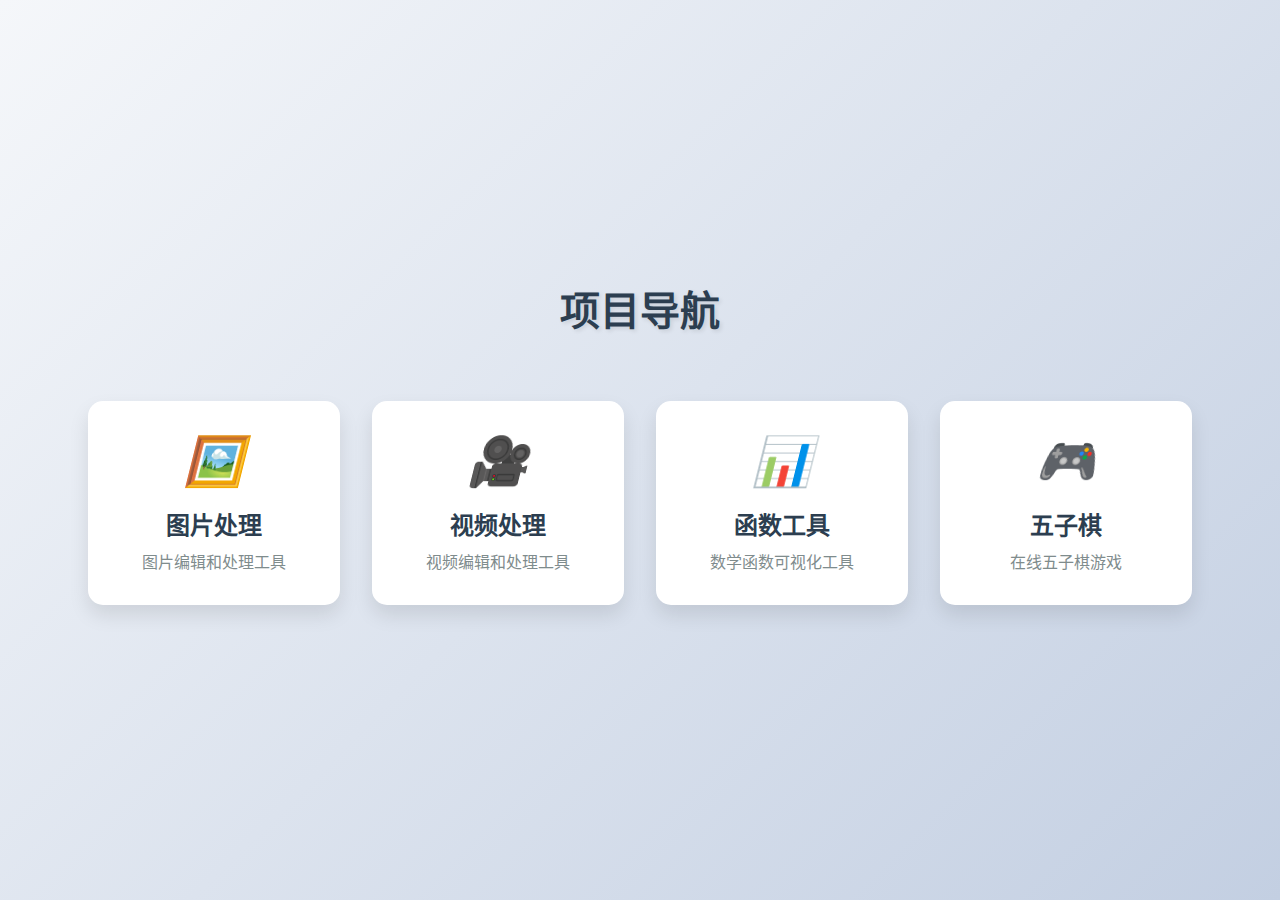
<file: index.html>
<!DOCTYPE html>
<html lang="zh-CN">
<head>
    <meta charset="UTF-8">
    <meta name="viewport" content="width=device-width, initial-scale=1.0">
    <title>项目导航</title>
    <link rel="stylesheet" href="styles.css">
</head>
<body>
    <div class="container">
        <h1>项目导航</h1>
        <div class="card-container">
            <a href="图片/index.html" class="card">
                <div class="card-content">
                    <i class="card-icon">🖼️</i>
                    <h2>图片处理</h2>
                    <p>图片编辑和处理工具</p>
                </div>
            </a>
            <a href="视频处理111/index.html" class="card">
                <div class="card-content">
                    <i class="card-icon">🎥</i>
                    <h2>视频处理</h2>
                    <p>视频编辑和处理工具</p>
                </div>
            </a>
            <a href="函数 11/index.html" class="card">
                <div class="card-content">
                    <i class="card-icon">📊</i>
                    <h2>函数工具</h2>
                    <p>数学函数可视化工具</p>
                </div>
            </a>
            <a href="五子棋/index.html" class="card">
                <div class="card-content">
                    <i class="card-icon">🎮</i>
                    <h2>五子棋</h2>
                    <p>在线五子棋游戏</p>
                </div>
            </a>
        </div>
    </div>
</body>
</html>
</file>
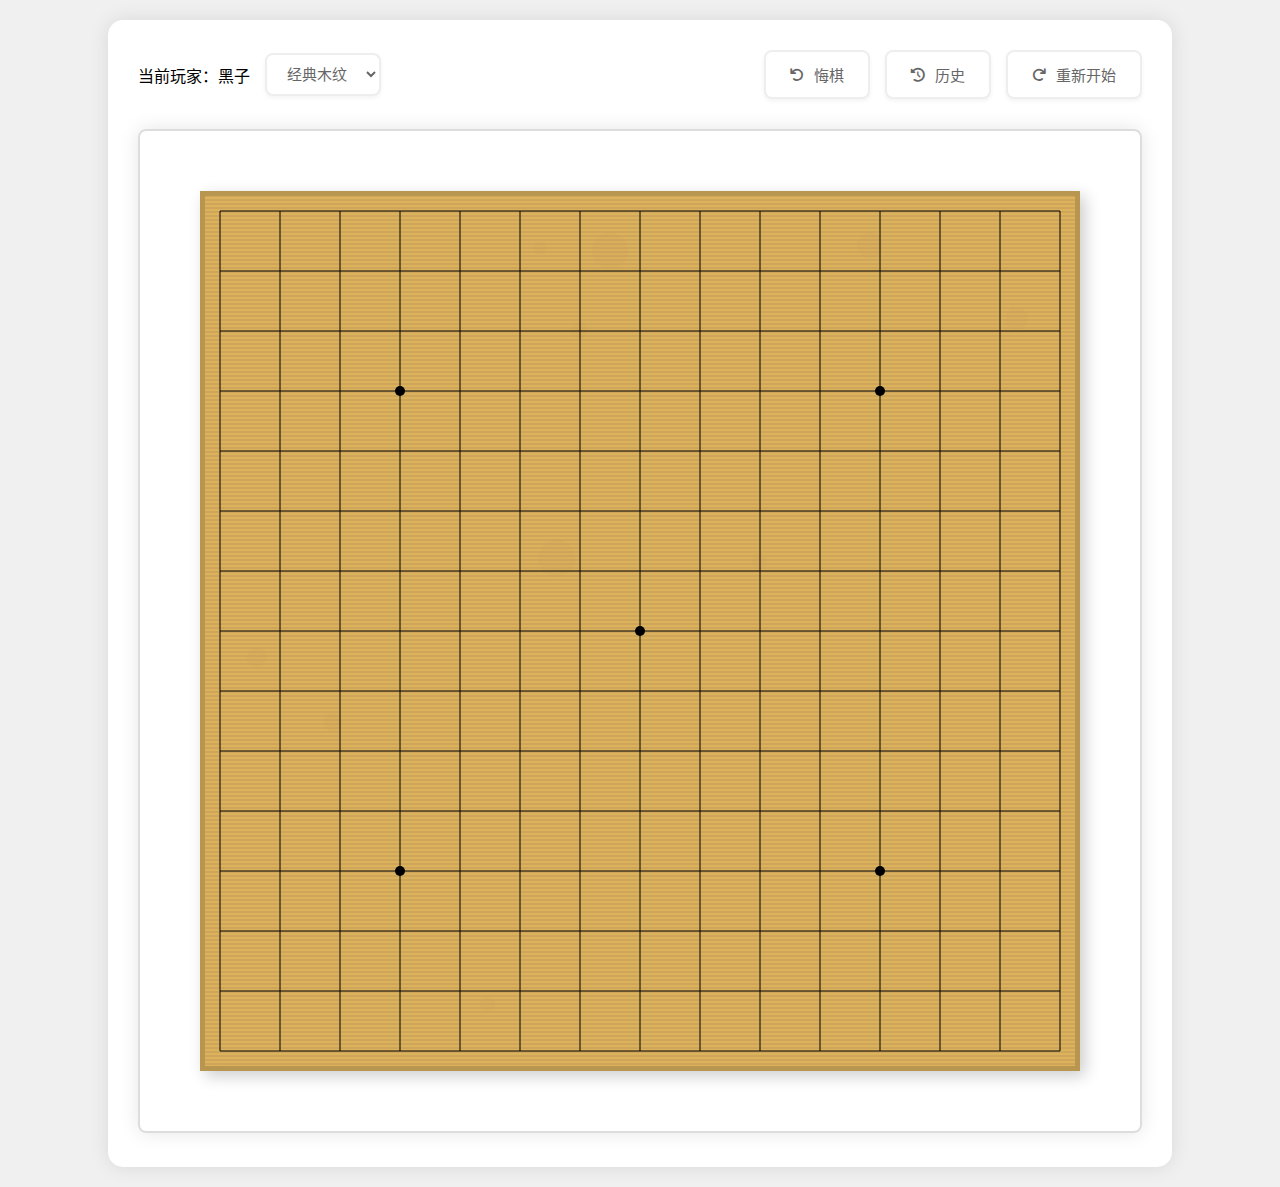
<file: 五子棋/index.html>
<!DOCTYPE html>
<html lang="zh-CN">
<head>
    <meta charset="UTF-8">
    <meta name="viewport" content="width=device-width, initial-scale=1.0">
    <title>五子棋</title>
    <link rel="stylesheet" href="styles.css">
    <link rel="stylesheet" href="https://cdnjs.cloudflare.com/ajax/libs/font-awesome/6.0.0/css/all.min.css">
</head>
<body>
    <div class="game-container">
        <div class="game-info">
            <div class="left-controls">
                <div id="currentPlayer">当前玩家：黑子</div>
                <select id="skinSelect">
                    <option value="classic">经典木纹</option>
                    <option value="jade">青玉质地</option>
                    <option value="simple">简约白色</option>
                    <option value="retro">复古风格</option>
                    <option value="marble">大理石纹</option>
                    <option value="bamboo">翠竹青色</option>
                    <option value="sakura">樱花粉色</option>
                </select>
            </div>
            <div class="right-controls">
                <button id="undoBtn"><i class="fas fa-undo"></i> 悔棋</button>
                <button id="historyBtn"><i class="fas fa-history"></i> 历史</button>
                <button id="restartBtn"><i class="fas fa-redo"></i> 重新开始</button>
            </div>
        </div>
        <canvas id="gameBoard" width="1000" height="1000"></canvas>
    </div>

    <!-- 历史棋局弹窗 -->
    <div id="historyModal" class="modal">
        <div class="modal-content">
            <div class="modal-header">
                <h2>历史棋局</h2>
                <button class="close-btn" id="closeModal">&times;</button>
            </div>
            <div class="history-grid" id="historyList"></div>
        </div>
    </div>

    <!-- 获胜弹窗 -->
    <div id="winModal" class="modal">
        <div class="modal-content win-modal">
            <div class="win-message">
                <div class="win-icon"></div>
                <h2 id="winText">黑子获胜！</h2>
                <p class="win-subtitle">对局已自动保存</p>
                <div class="win-buttons">
                    <button id="newGameBtn"><i class="fas fa-play"></i> 开始新局</button>
                </div>
            </div>
        </div>
    </div>
    <script src="game.js"></script>
</body>
</html>
</file>
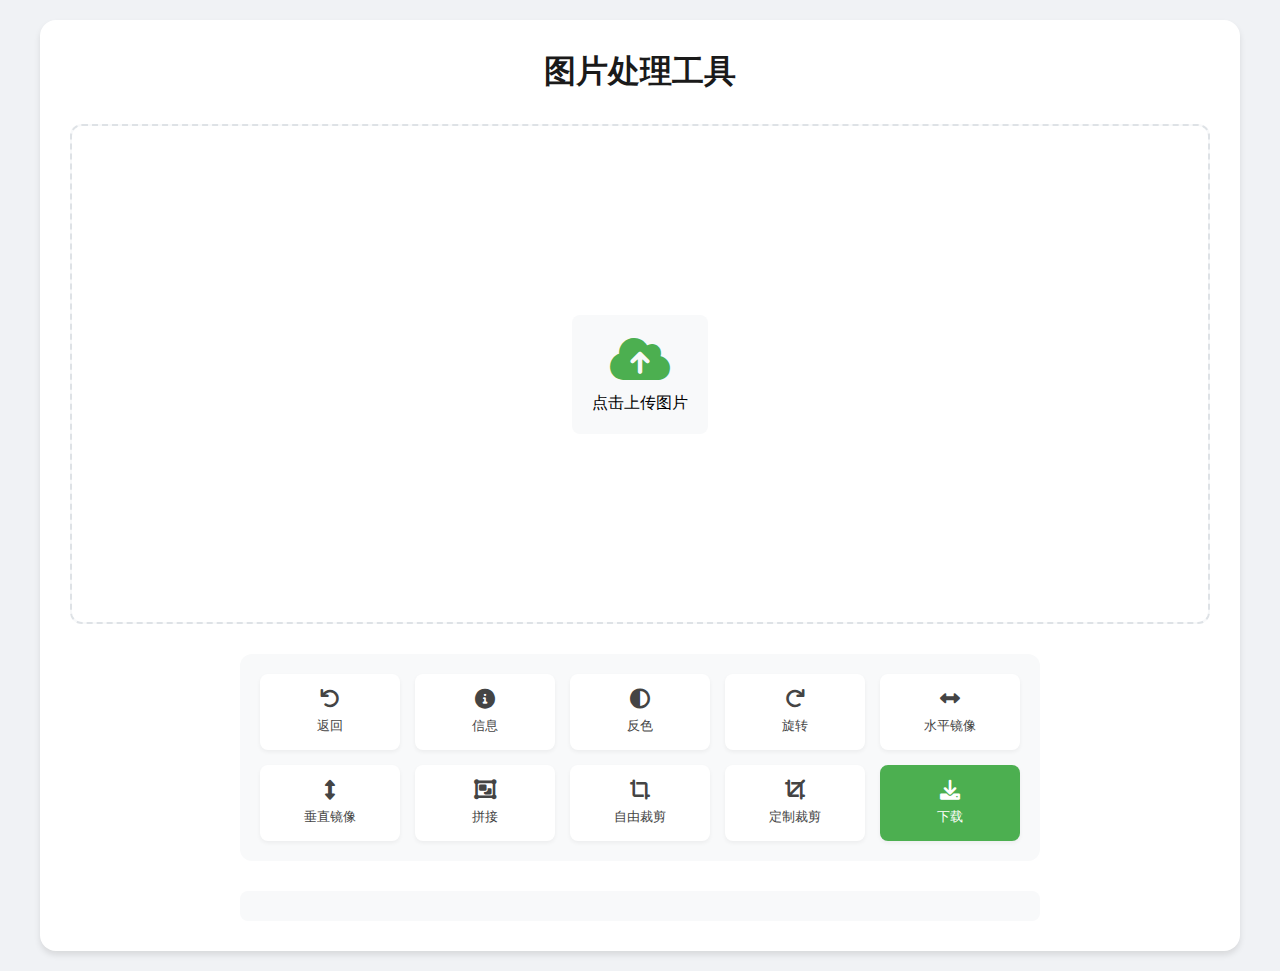
<file: 图片/index.html>
<!DOCTYPE html>
<html lang="zh">
<head>
    <meta charset="UTF-8">
    <meta name="viewport" content="width=device-width, initial-scale=1.0">
    <title>图片处理工具</title>
    <link rel="stylesheet" href="style.css">
    <link rel="stylesheet" href="https://cdnjs.cloudflare.com/ajax/libs/font-awesome/6.0.0/css/all.min.css">
</head>
<body>
    <div class="container">
        <h1>图片处理工具</h1>
        
        <div class="main-content">
            <div class="image-box">
                <canvas id="canvas"></canvas>
                <div class="upload-overlay" id="uploadOverlay">
                    <input type="file" id="imageInput" accept="image/*" multiple>
                    <label for="imageInput" class="upload-btn">
                        <i class="fas fa-cloud-upload-alt"></i>
                        <span>点击上传图片</span>
                    </label>
                </div>
            </div>

            <div class="tools-container">
                <div class="tools-row top-tools">
                    <button onclick="undo()" class="tool-btn">
                        <i class="fas fa-undo"></i>
                        <span>返回</span>
                    </button>
                    <button onclick="showImageInfo()" class="tool-btn">
                        <i class="fas fa-info-circle"></i>
                        <span>信息</span>
                    </button>
                    <button onclick="invertColors()" class="tool-btn">
                        <i class="fas fa-adjust"></i>
                        <span>反色</span>
                    </button>
                    <button onclick="rotateImage(90)" class="tool-btn">
                        <i class="fas fa-redo"></i>
                        <span>旋转</span>
                    </button>
                    <button onclick="flipHorizontal()" class="tool-btn">
                        <i class="fas fa-arrows-alt-h"></i>
                        <span>水平镜像</span>
                    </button>
                </div>
                <div class="tools-row bottom-tools">
                    <button onclick="flipVertical()" class="tool-btn">
                        <i class="fas fa-arrows-alt-v"></i>
                        <span>垂直镜像</span>
                    </button>
                    <button onclick="mergeTwoImages()" class="tool-btn">
                        <i class="fas fa-object-group"></i>
                        <span>拼接</span>
                    </button>
                    <button onclick="enableCrop()" class="tool-btn">
                        <i class="fas fa-crop-alt"></i>
                        <span>自由裁剪</span>
                    </button>
                    <button onclick="showPixelCropDialog()" class="tool-btn">
                        <i class="fas fa-crop"></i>
                        <span>定制裁剪</span>
                    </button>
                    <button onclick="downloadImage()" class="tool-btn download-btn">
                        <i class="fas fa-download"></i>
                        <span>下载</span>
                    </button>
                </div>
            </div>

            <div id="imageInfo" class="info-panel"></div>
        </div>
        
        <!-- 添加定制裁剪对话框 -->
        <div id="cropDialog" class="crop-dialog">
            <div class="crop-dialog-content">
                <h3>输入裁剪尺寸</h3>
                <div class="crop-inputs">
                    <div class="input-group">
                        <label>起始 X:</label>
                        <input type="number" id="cropX" min="0">
                    </div>
                    <div class="input-group">
                        <label>起始 Y:</label>
                        <input type="number" id="cropY" min="0">
                    </div>
                    <div class="input-group">
                        <label>宽度:</label>
                        <input type="number" id="cropWidth" min="1">
                    </div>
                    <div class="input-group">
                        <label>高度:</label>
                        <input type="number" id="cropHeight" min="1">
                    </div>
                </div>
                <div class="crop-dialog-buttons">
                    <button onclick="executePixelCrop()">确定</button>
                    <button onclick="closeCropDialog()">取消</button>
                </div>
            </div>
        </div>

        <!-- 添加拼接设置对话框 -->
        <div id="mergeDialog" class="merge-dialog">
            <div class="merge-dialog-content">
                <h3>图片拼接设置</h3>
                <div class="merge-inputs">
                    <div class="input-group">
                        <label>拼接方向:</label>
                        <select id="mergeDirection">
                            <option value="horizontal">左右拼接</option>
                            <option value="vertical">上下拼接</option>
                        </select>
                    </div>
                    <div class="input-group">
                        <label>当前图片位置:</label>
                        <select id="mergePosition">
                            <option value="first">在前（左/上）</option>
                            <option value="second">在后（右/下）</option>
                        </select>
                    </div>
                </div>
                <div class="merge-dialog-buttons">
                    <button onclick="selectSecondImage()">选择第二张图片</button>
                    <button onclick="closeMergeDialog()">取消</button>
                </div>
            </div>
        </div>
    </div>
    <script src="script.js"></script>
</body>
</html>
</file>
<file: styles.css>
* {
    margin: 0;
    padding: 0;
    box-sizing: border-box;
}

body {
    font-family: 'Microsoft YaHei', sans-serif;
    background: linear-gradient(135deg, #f5f7fa 0%, #c3cfe2 100%);
    min-height: 100vh;
    display: flex;
    justify-content: center;
    align-items: center;
}

.container {
    max-width: 1200px;
    padding: 2rem;
    width: 100%;
}

h1 {
    text-align: center;
    color: #2c3e50;
    margin-bottom: 3rem;
    font-size: 2.5rem;
    text-shadow: 2px 2px 4px rgba(0,0,0,0.1);
}

.card-container {
    display: grid;
    grid-template-columns: repeat(auto-fit, minmax(250px, 1fr));
    gap: 2rem;
    padding: 1rem;
}

.card {
    background: white;
    border-radius: 15px;
    box-shadow: 0 10px 20px rgba(0,0,0,0.1);
    overflow: hidden;
    text-decoration: none;
    transition: transform 0.3s ease, box-shadow 0.3s ease;
}

.card:hover {
    transform: translateY(-10px);
    box-shadow: 0 15px 30px rgba(0,0,0,0.15);
}

.card-content {
    padding: 2rem;
    text-align: center;
}

.card-icon {
    font-size: 3rem;
    margin-bottom: 1rem;
    display: block;
}

.card h2 {
    color: #2c3e50;
    margin-bottom: 0.5rem;
    font-size: 1.5rem;
}

.card p {
    color: #7f8c8d;
    font-size: 1rem;
}

@media (max-width: 768px) {
    .container {
        padding: 1rem;
    }

    h1 {
        font-size: 2rem;
        margin-bottom: 2rem;
    }

    .card-container {
        grid-template-columns: 1fr;
        gap: 1.5rem;
    }
}
</file>
<file: 五子棋/styles.css>
body {
    margin: 0;
    padding: 20px;
    display: flex;
    justify-content: center;
    align-items: center;
    min-height: 100vh;
    background-color: #f0f0f0;
    font-family: Arial, sans-serif;
}

.game-container {
    background-color: white;
    padding: 30px;
    border-radius: 15px;
    box-shadow: 0 0 20px rgba(0, 0, 0, 0.1);
}

.game-info {
    margin-bottom: 30px;
    display: flex;
    justify-content: space-between;
    align-items: center;
}

.left-controls, .right-controls {
    display: flex;
    align-items: center;
    gap: 15px;
}

button {
    padding: 12px 24px;
    font-size: 15px;
    cursor: pointer;
    background-color: white;
    color: #666;
    border: 2px solid #eee;
    border-radius: 8px;
    transition: all 0.3s ease;
    display: flex;
    align-items: center;
    gap: 10px;
    box-shadow: 0 2px 4px rgba(0, 0, 0, 0.05);
}

button i {
    font-size: 14px;
    transition: transform 0.3s ease;
}

button:hover {
    background-color: #f8f8f8;
    border-color: #4CAF50;
    color: #4CAF50;
    transform: translateY(-1px);
    box-shadow: 0 4px 8px rgba(0, 0, 0, 0.1);
}

button:hover i {
    transform: scale(1.1);
}

button:active {
    transform: translateY(1px);
    box-shadow: 0 1px 2px rgba(0, 0, 0, 0.1);
}

#skinSelect {
    padding: 10px 16px;
    border-radius: 8px;
    border: 2px solid #eee;
    font-size: 15px;
    background-color: white;
    cursor: pointer;
    transition: all 0.3s ease;
    color: #666;
    box-shadow: 0 2px 4px rgba(0, 0, 0, 0.05);
}

#skinSelect:hover {
    border-color: #4CAF50;
    transform: translateY(-1px);
    box-shadow: 0 4px 8px rgba(0, 0, 0, 0.1);
}

#skinSelect:focus {
    outline: none;
    border-color: #4CAF50;
}

#gameBoard {
    border: 2px solid #ddd;
    cursor: pointer;
    box-shadow: 0 0 20px rgba(0, 0, 0, 0.1);
    border-radius: 8px;
    max-width: 100%;
    height: auto;
}

/* 模态框样式 */
.modal {
    display: none;
    position: fixed;
    top: 0;
    left: 0;
    width: 100%;
    height: 100%;
    background-color: rgba(0, 0, 0, 0.5);
    z-index: 1000;
    opacity: 0;
    transition: opacity 0.3s ease;
}

.modal.show {
    opacity: 1;
}

.modal-content {
    background-color: white;
    padding: 0;
    border-radius: 15px;
    position: absolute;
    top: 50%;
    left: 50%;
    transform: translate(-50%, -50%);
    min-width: 800px;
    max-width: 1000px;
    box-shadow: 0 0 30px rgba(0, 0, 0, 0.2);
}

.modal-header {
    padding: 20px;
    border-bottom: 1px solid #eee;
    display: flex;
    justify-content: space-between;
    align-items: center;
}

.modal-header h2 {
    margin: 0;
    color: #333;
}

.close-btn {
    background: none;
    border: none;
    font-size: 24px;
    cursor: pointer;
    color: #666;
    padding: 0;
    width: 30px;
    height: 30px;
    display: flex;
    align-items: center;
    justify-content: center;
}

#historyList {
    max-height: 400px;
    overflow-y: auto;
    margin: 20px 0;
}

.history-grid {
    display: grid;
    grid-template-columns: repeat(auto-fill, minmax(200px, 1fr));
    gap: 20px;
    padding: 20px;
    max-height: 600px;
    overflow-y: auto;
}

.history-item {
    background: white;
    border: 2px solid #ddd;
    border-radius: 10px;
    overflow: hidden;
    transition: all 0.3s ease;
    cursor: pointer;
    position: relative;
}

.history-item:hover {
    border-color: #4CAF50;
    transform: translateY(-2px);
}

.history-preview {
    width: 100%;
    height: 150px;
    background: #f5f5f5;
    display: flex;
    align-items: center;
    justify-content: center;
}

.history-preview canvas {
    max-width: 100%;
    max-height: 100%;
}

.history-info {
    padding: 10px;
    border-top: 1px solid #eee;
}

.history-info p {
    margin: 0;
    font-size: 14px;
    color: #666;
}

/* 获胜弹窗样式 */
.win-modal {
    min-width: 400px;
    text-align: center;
    padding: 40px;
}

.win-message {
    display: flex;
    flex-direction: column;
    align-items: center;
    gap: 20px;
}

.win-icon {
    width: 80px;
    height: 80px;
    border-radius: 50%;
    background: #4CAF50;
    display: flex;
    align-items: center;
    justify-content: center;
    margin-bottom: 20px;
}

.win-icon::before {
    content: '🏆';
    font-size: 40px;
}

.win-buttons {
    display: flex;
    gap: 15px;
    margin-top: 20px;
}

#winText {
    font-size: 24px;
    color: #333;
    margin: 0;
}

.win-subtitle {
    color: #666;
    font-size: 16px;
    margin: 0;
}

.delete-btn {
    position: absolute;
    top: 10px;
    right: 10px;
    width: 24px;
    height: 24px;
    border-radius: 50%;
    background: rgba(255, 255, 255, 0.9);
    border: none;
    color: #ff4444;
    display: flex;
    align-items: center;
    justify-content: center;
    cursor: pointer;
    opacity: 0;
    transition: all 0.3s ease;
}

.history-item:hover .delete-btn {
    opacity: 1;
}

.delete-btn:hover {
    background: #ff4444;
    color: white;
    transform: rotate(90deg);
}
</file>
<file: 图片/style.css>
* {
    margin: 0;
    padding: 0;
    box-sizing: border-box;
}

body {
    font-family: Arial, sans-serif;
    background-color: #f0f2f5;
    padding: 20px;
    min-height: 100vh;
}

.container {
    max-width: 1200px;
    margin: 0 auto;
    background: white;
    padding: 30px;
    border-radius: 16px;
    box-shadow: 0 4px 6px rgba(0,0,0,0.1);
}

h1 {
    text-align: center;
    margin-bottom: 30px;
    color: #1a1a1a;
    font-size: 2em;
}

.main-content {
    display: flex;
    flex-direction: column;
    align-items: center;
    gap: 30px;
}

.image-box {
    width: 100%;
    height: 500px;
    background-color: #f8f9fa;
    border-radius: 12px;
    position: relative;
    overflow: hidden;
    border: 2px dashed #dee2e6;
    display: flex;
    justify-content: center;
    align-items: center;
}

canvas {
    max-width: 100%;
    max-height: 100%;
    object-fit: contain;
}

.upload-overlay {
    position: absolute;
    top: 0;
    left: 0;
    width: 100%;
    height: 100%;
    display: flex;
    justify-content: center;
    align-items: center;
    background-color: rgba(255,255,255,0.9);
    transition: opacity 0.3s;
}

.upload-overlay.hidden {
    opacity: 0;
    pointer-events: none;
}

#imageInput {
    display: none;
}

.upload-btn {
    display: flex;
    flex-direction: column;
    align-items: center;
    gap: 10px;
    cursor: pointer;
    padding: 20px;
    border-radius: 8px;
    background-color: #f8f9fa;
    transition: all 0.3s;
}

.upload-btn i {
    font-size: 3em;
    color: #4CAF50;
}

.upload-btn:hover {
    background-color: #e9ecef;
}

.tools-container {
    display: flex;
    flex-direction: column;
    gap: 15px;
    width: 100%;
    max-width: 800px;
    padding: 20px;
    background-color: #f8f9fa;
    border-radius: 12px;
}

.tools-row {
    display: flex;
    justify-content: center;
    gap: 15px;
}

.top-tools, .bottom-tools {
    display: grid;
    grid-template-columns: repeat(5, 1fr);
    gap: 15px;
    width: 100%;
}

.tool-btn {
    display: flex;
    flex-direction: column;
    align-items: center;
    gap: 8px;
    padding: 15px;
    border: none;
    border-radius: 8px;
    background-color: white;
    color: #444;
    cursor: pointer;
    transition: all 0.3s;
    box-shadow: 0 2px 4px rgba(0,0,0,0.05);
}

.tool-btn i {
    font-size: 1.5em;
}

.tool-btn:hover {
    transform: translateY(-2px);
    box-shadow: 0 4px 8px rgba(0,0,0,0.1);
}

.download-btn {
    background-color: #4CAF50;
    color: white;
}

.download-btn:hover {
    background-color: #45a049;
}

.info-panel {
    width: 100%;
    max-width: 800px;
    padding: 15px;
    background-color: #f8f9fa;
    border-radius: 8px;
    text-align: center;
    font-size: 0.9em;
    color: #666;
}

.crop-dialog {
    display: none;
    position: fixed;
    top: 0;
    left: 0;
    width: 100%;
    height: 100%;
    background-color: rgba(0, 0, 0, 0.5);
    z-index: 1000;
    justify-content: center;
    align-items: center;
}

.crop-dialog.show {
    display: flex;
}

.crop-dialog-content {
    background: white;
    padding: 20px;
    border-radius: 8px;
    box-shadow: 0 2px 10px rgba(0, 0, 0, 0.1);
    width: 300px;
}

.crop-dialog h3 {
    margin-bottom: 20px;
    text-align: center;
    color: #333;
}

.crop-inputs {
    display: flex;
    flex-direction: column;
    gap: 15px;
    margin-bottom: 20px;
}

.input-group {
    display: flex;
    justify-content: space-between;
    align-items: center;
}

.input-group label {
    flex: 1;
    color: #666;
}

.input-group input {
    flex: 2;
    padding: 8px;
    border: 1px solid #ddd;
    border-radius: 4px;
    width: 100px;
}

.crop-dialog-buttons {
    display: flex;
    gap: 10px;
    justify-content: flex-end;
}

.crop-dialog-buttons button {
    padding: 8px 16px;
    border: none;
    border-radius: 4px;
    cursor: pointer;
    transition: background-color 0.3s;
}

.crop-dialog-buttons button:first-child {
    background-color: #4CAF50;
    color: white;
}

.crop-dialog-buttons button:last-child {
    background-color: #f5f5f5;
    color: #333;
}

.crop-dialog-buttons button:hover {
    opacity: 0.9;
}

.merge-dialog {
    display: none;
    position: fixed;
    top: 0;
    left: 0;
    width: 100%;
    height: 100%;
    background-color: rgba(0, 0, 0, 0.5);
    z-index: 1000;
    justify-content: center;
    align-items: center;
}

.merge-dialog.show {
    display: flex;
}

.merge-dialog-content {
    background: white;
    padding: 20px;
    border-radius: 8px;
    box-shadow: 0 2px 10px rgba(0, 0, 0, 0.1);
    width: 300px;
}

.merge-dialog h3 {
    margin-bottom: 20px;
    text-align: center;
    color: #333;
}

.merge-inputs {
    display: flex;
    flex-direction: column;
    gap: 15px;
    margin-bottom: 20px;
}

.merge-inputs select {
    flex: 2;
    padding: 8px;
    border: 1px solid #ddd;
    border-radius: 4px;
    width: 100%;
    background-color: white;
}

.merge-dialog-buttons {
    display: flex;
    gap: 10px;
    justify-content: flex-end;
}

.merge-dialog-buttons button {
    padding: 8px 16px;
    border: none;
    border-radius: 4px;
    cursor: pointer;
    transition: background-color 0.3s;
}

.merge-dialog-buttons button:first-child {
    background-color: #4CAF50;
    color: white;
}

.merge-dialog-buttons button:last-child {
    background-color: #f5f5f5;
    color: #333;
}

.merge-dialog-buttons button:hover {
    opacity: 0.9;
}
</file>
